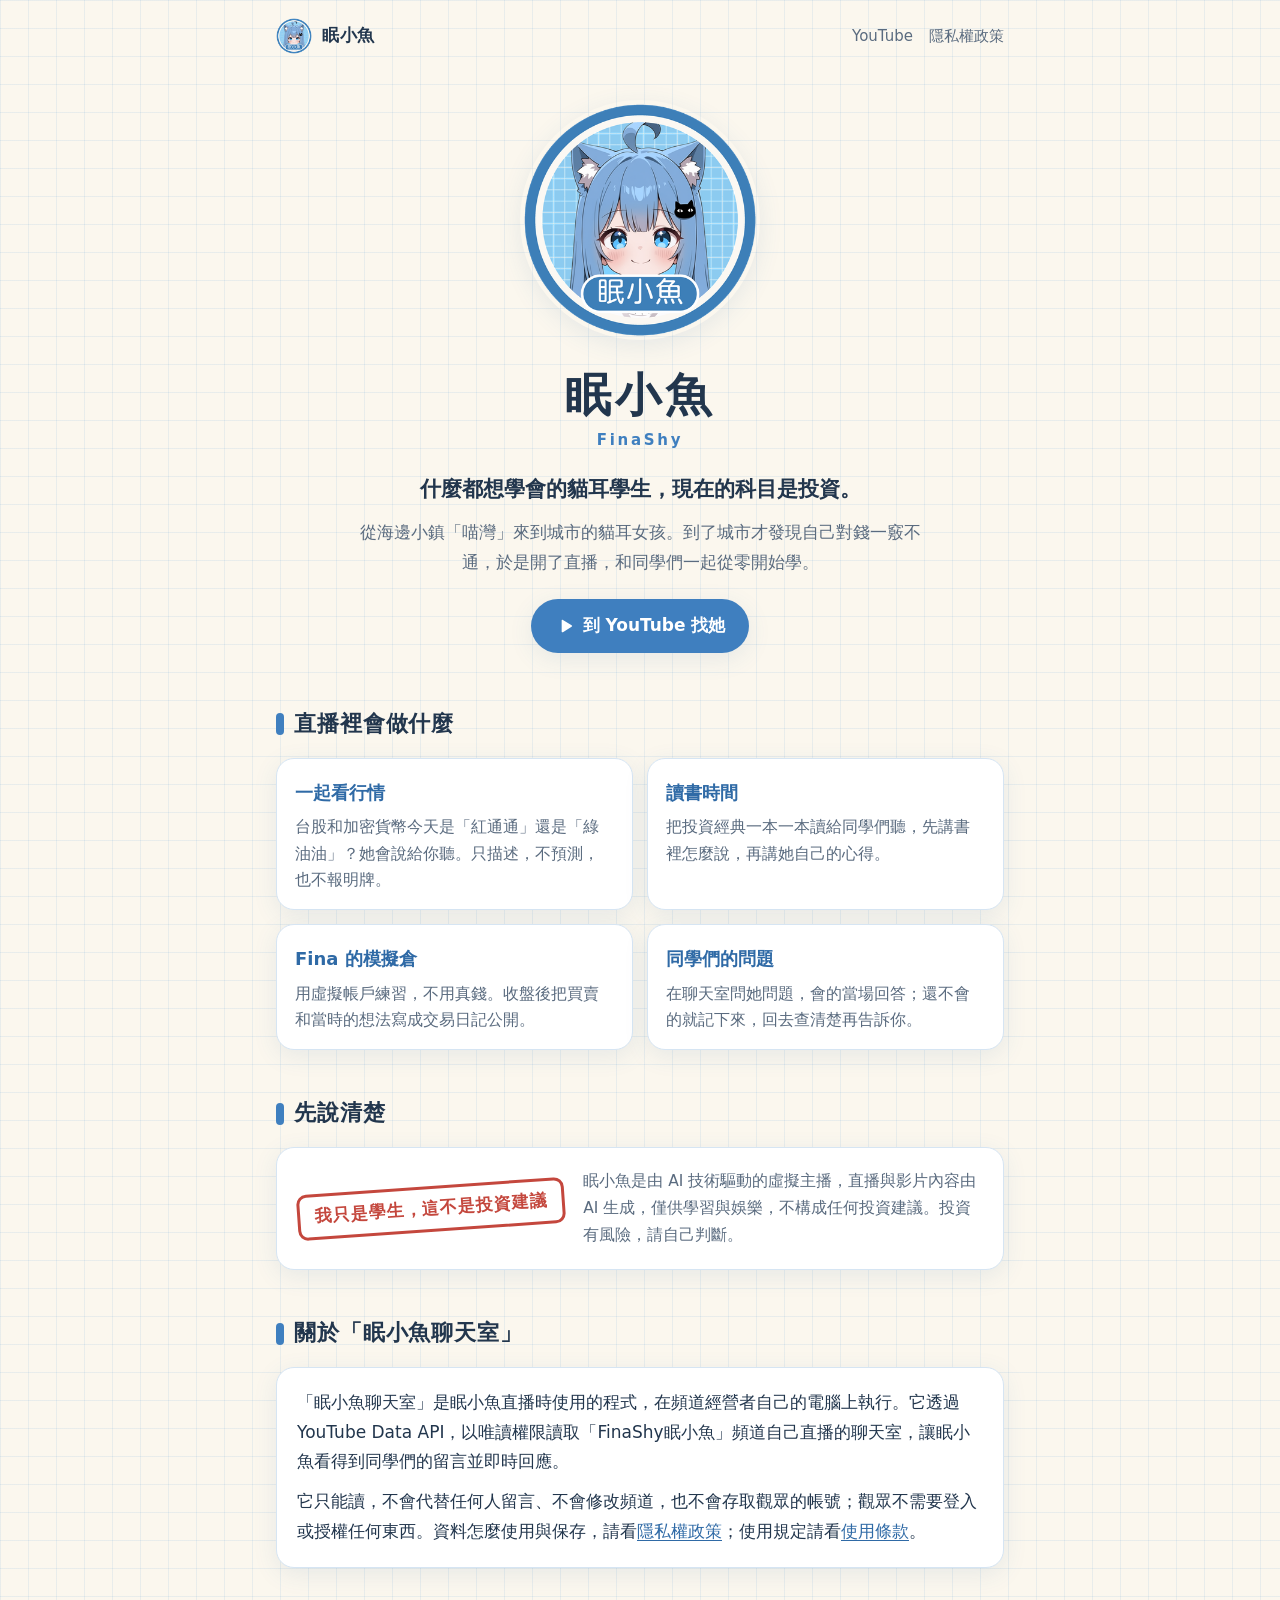
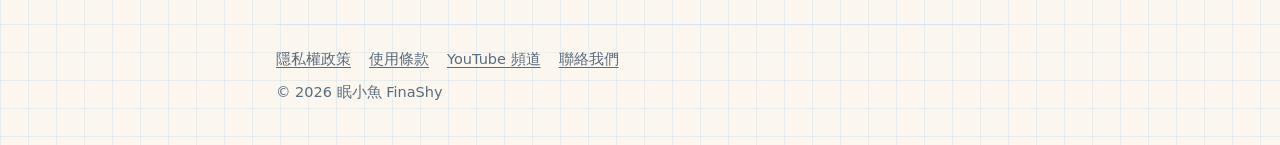
<file: index.html>
<!doctype html>
<html lang="zh-Hant-TW">
<head>
  <meta charset="utf-8">
  <meta name="viewport" content="width=device-width, initial-scale=1">
  <title>眠小魚 FinaShy</title>
  <meta name="description" content="眠小魚是什麼都想學會的貓耳學生，現在的科目是投資。和同學們一起從零開始學看行情、讀投資好書。">
  <meta property="og:type" content="website">
  <meta property="og:title" content="眠小魚 FinaShy">
  <meta property="og:description" content="什麼都想學會的貓耳學生，現在的科目是投資。">
  <meta property="og:url" content="https://synerox.github.io/finashy/">
  <meta property="og:image" content="https://synerox.github.io/finashy/assets/og.jpg">
  <meta name="theme-color" content="#3f7fbf">
  <link rel="icon" type="image/png" href="assets/favicon.png">
  <link rel="apple-touch-icon" href="assets/apple-touch-icon.png">
  <link rel="stylesheet" href="assets/style.css">
</head>
<body>
  <div class="wrap">
    <header class="topbar">
      <a class="brand" href="./"><img src="assets/favicon.png" alt="">眠小魚</a>
      <nav>
        <a href="https://www.youtube.com/@finashy%E7%9C%A0%E5%B0%8F%E9%AD%9A">YouTube</a>
        <a href="privacy.html">隱私權政策</a>
      </nav>
    </header>

    <main>
      <div class="hero">
        <img class="avatar" src="assets/logo.png" width="400" height="400" alt="眠小魚：天青藍長髮、貓耳的女孩">
        <h1>眠小魚</h1>
        <p class="en">FinaShy</p>
        <p class="tagline"><span>什麼都想學會的貓耳學生，</span><span>現在的科目是投資。</span></p>
        <p class="intro">從海邊小鎮「喵灣」來到城市的貓耳女孩。到了城市才發現自己對錢一竅不通，於是開了直播，和同學們一起從零開始學。</p>
        <a class="cta" href="https://www.youtube.com/@finashy%E7%9C%A0%E5%B0%8F%E9%AD%9A">
          <svg viewBox="0 0 24 24" aria-hidden="true"><path fill="currentColor" d="M8 5.5v13a1 1 0 0 0 1.53.85l10.4-6.5a1 1 0 0 0 0-1.7L9.53 4.65A1 1 0 0 0 8 5.5z"/></svg>
          到 YouTube 找她
        </a>
      </div>

      <section aria-labelledby="what">
        <h2 id="what">直播裡會做什麼</h2>
        <div class="cards">
          <div class="card">
            <h3>一起看行情</h3>
            <p>台股和加密貨幣今天是「紅通通」還是「綠油油」？她會說給你聽。只描述，不預測，也不報明牌。</p>
          </div>
          <div class="card">
            <h3>讀書時間</h3>
            <p>把投資經典一本一本讀給同學們聽，先講書裡怎麼說，再講她自己的心得。</p>
          </div>
          <div class="card">
            <h3>Fina 的模擬倉</h3>
            <p>用虛擬帳戶練習，不用真錢。收盤後把買賣和當時的想法寫成交易日記公開。</p>
          </div>
          <div class="card">
            <h3>同學們的問題</h3>
            <p>在聊天室問她問題，會的當場回答；還不會的就記下來，回去查清楚再告訴你。</p>
          </div>
        </div>
      </section>

      <section aria-labelledby="notice">
        <h2 id="notice">先說清楚</h2>
        <div class="panel notice">
          <span class="stamp">我只是學生，這不是投資建議</span>
          <p>眠小魚是由 AI 技術驅動的虛擬主播，直播與影片內容由 AI 生成，僅供學習與娛樂，不構成任何投資建議。投資有風險，請自己判斷。</p>
        </div>
      </section>

      <section aria-labelledby="app">
        <h2 id="app">關於「眠小魚聊天室」</h2>
        <div class="panel">
          <p>「眠小魚聊天室」是眠小魚直播時使用的程式，在頻道經營者自己的電腦上執行。它透過 YouTube Data API，以唯讀權限讀取「FinaShy眠小魚」頻道自己直播的聊天室，讓眠小魚看得到同學們的留言並即時回應。</p>
          <p>它只能讀，不會代替任何人留言、不會修改頻道，也不會存取觀眾的帳號；觀眾不需要登入或授權任何東西。資料怎麼使用與保存，請看<a href="privacy.html">隱私權政策</a>；使用規定請看<a href="terms.html">使用條款</a>。</p>
        </div>
      </section>
    </main>

    <footer>
      <div class="links">
        <a href="privacy.html">隱私權政策</a>
        <a href="terms.html">使用條款</a>
        <a href="https://www.youtube.com/@finashy%E7%9C%A0%E5%B0%8F%E9%AD%9A">YouTube 頻道</a>
        <a href="https://github.com/Synerox/finashy/issues">聯絡我們</a>
      </div>
      <div>© 2026 眠小魚 FinaShy</div>
    </footer>
  </div>
</body>
</html>
</file>
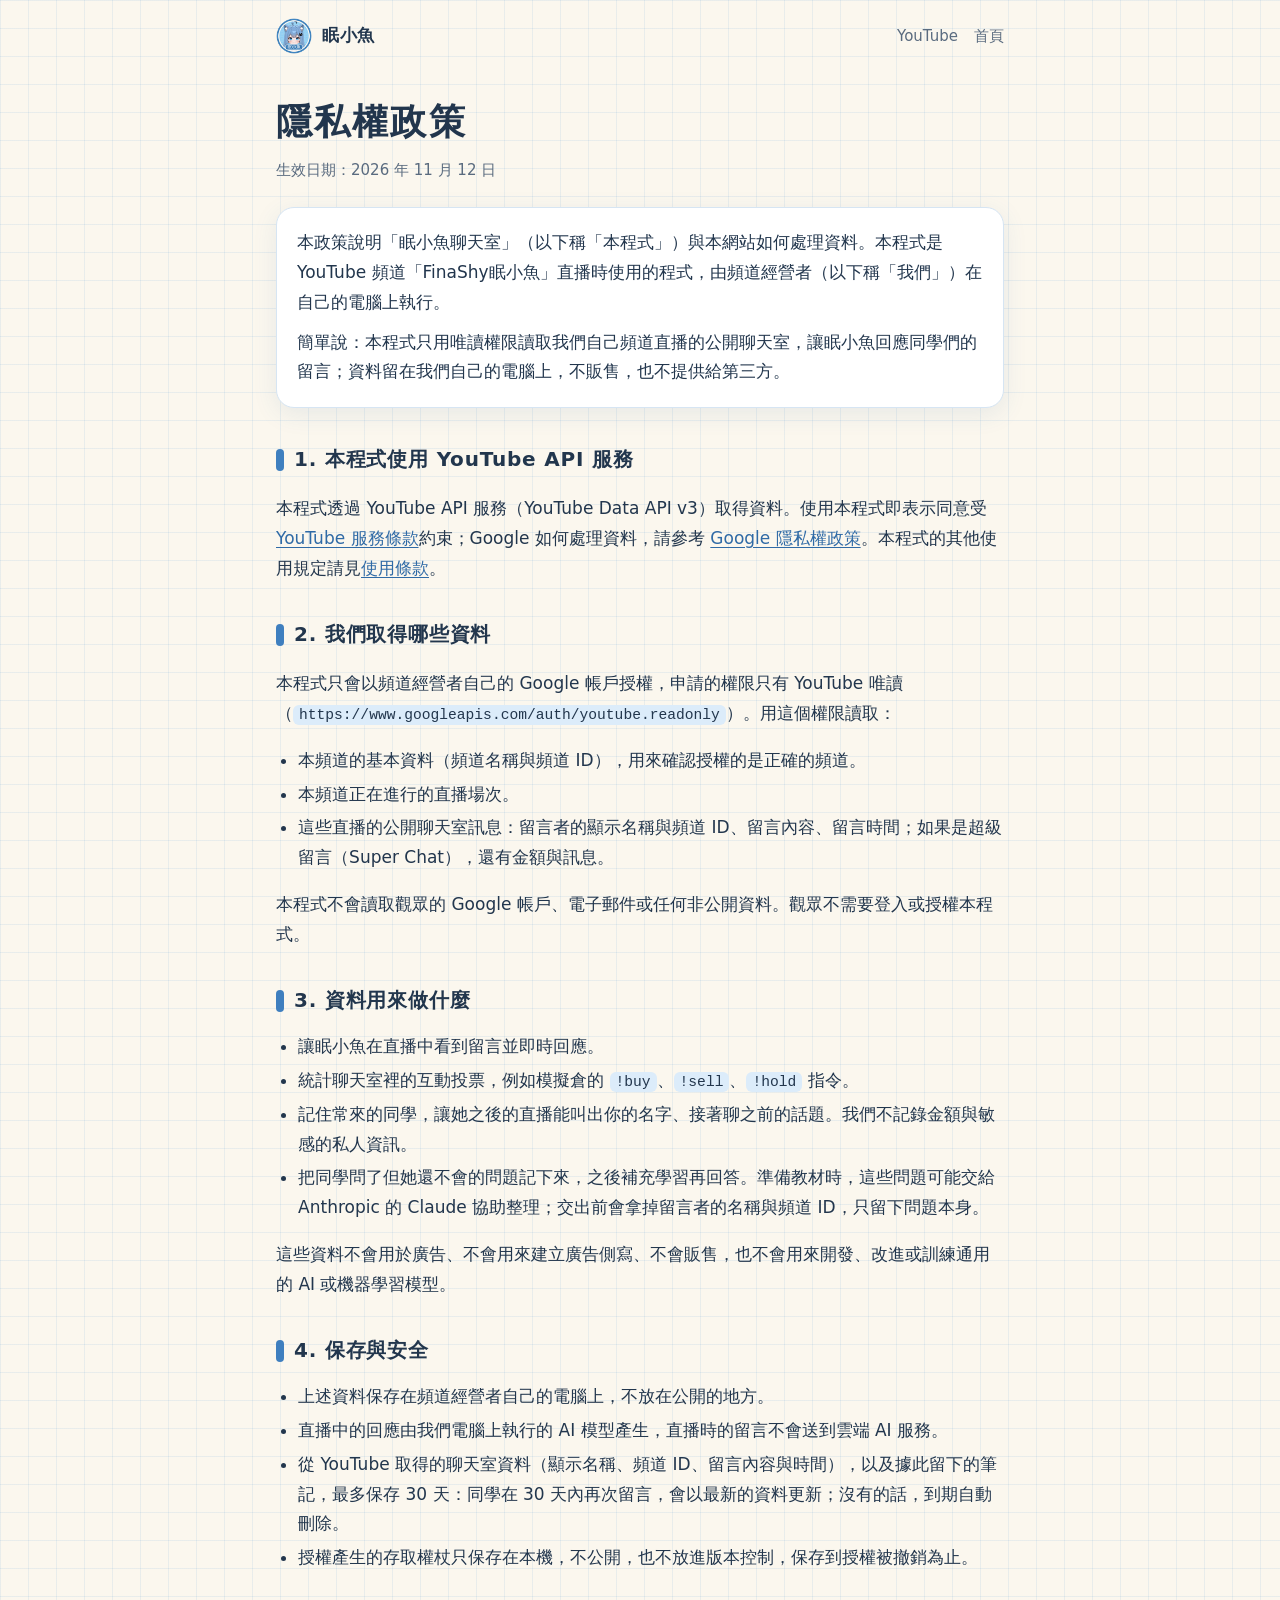
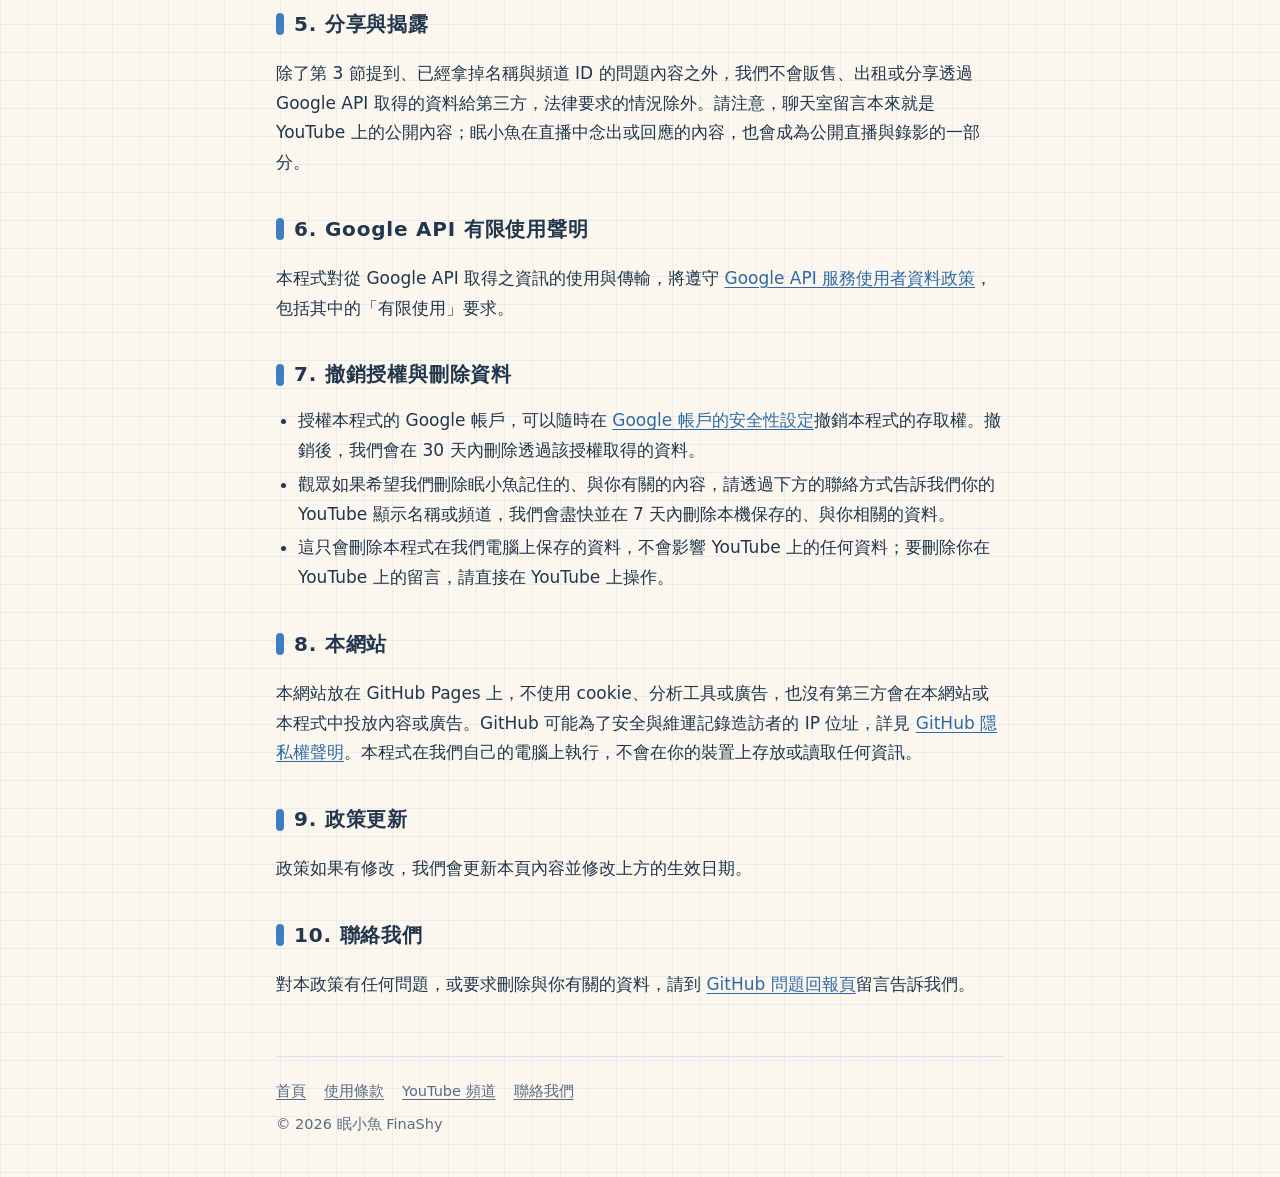
<file: privacy.html>
<!doctype html>
<html lang="zh-Hant-TW">
<head>
  <meta charset="utf-8">
  <meta name="viewport" content="width=device-width, initial-scale=1">
  <title>隱私權政策｜眠小魚 FinaShy</title>
  <meta name="description" content="「眠小魚聊天室」程式與本網站的隱私權政策：讀取哪些 YouTube 資料、怎麼使用與保存、如何撤銷授權與要求刪除。">
  <meta property="og:type" content="website">
  <meta property="og:title" content="隱私權政策｜眠小魚 FinaShy">
  <meta property="og:url" content="https://synerox.github.io/finashy/privacy.html">
  <meta property="og:image" content="https://synerox.github.io/finashy/assets/og.jpg">
  <meta name="theme-color" content="#3f7fbf">
  <link rel="icon" type="image/png" href="assets/favicon.png">
  <link rel="apple-touch-icon" href="assets/apple-touch-icon.png">
  <link rel="stylesheet" href="assets/style.css">
</head>
<body>
  <div class="wrap">
    <header class="topbar">
      <a class="brand" href="./"><img src="assets/favicon.png" alt="">眠小魚</a>
      <nav>
        <a href="https://www.youtube.com/@finashy%E7%9C%A0%E5%B0%8F%E9%AD%9A">YouTube</a>
        <a href="./">首頁</a>
      </nav>
    </header>

    <main class="doc">
      <h1>隱私權政策</h1>
      <p class="meta">生效日期：2026 年 11 月 12 日</p>

      <div class="panel">
        <p>本政策說明「眠小魚聊天室」（以下稱「本程式」）與本網站如何處理資料。本程式是 YouTube 頻道「FinaShy眠小魚」直播時使用的程式，由頻道經營者（以下稱「我們」）在自己的電腦上執行。</p>
        <p>簡單說：本程式只用唯讀權限讀取我們自己頻道直播的公開聊天室，讓眠小魚回應同學們的留言；資料留在我們自己的電腦上，不販售，也不提供給第三方。</p>
      </div>

      <h2>1. 本程式使用 YouTube API 服務</h2>
      <p>本程式透過 YouTube API 服務（YouTube Data API v3）取得資料。使用本程式即表示同意受 <a href="https://www.youtube.com/t/terms">YouTube 服務條款</a>約束；Google 如何處理資料，請參考 <a href="https://policies.google.com/privacy">Google 隱私權政策</a>。本程式的其他使用規定請見<a href="terms.html">使用條款</a>。</p>

      <h2>2. 我們取得哪些資料</h2>
      <p>本程式只會以頻道經營者自己的 Google 帳戶授權，申請的權限只有 YouTube 唯讀（<code>https://www.googleapis.com/auth/youtube.readonly</code>）。用這個權限讀取：</p>
      <ul>
        <li>本頻道的基本資料（頻道名稱與頻道 ID），用來確認授權的是正確的頻道。</li>
        <li>本頻道正在進行的直播場次。</li>
        <li>這些直播的公開聊天室訊息：留言者的顯示名稱與頻道 ID、留言內容、留言時間；如果是超級留言（Super Chat），還有金額與訊息。</li>
      </ul>
      <p>本程式不會讀取觀眾的 Google 帳戶、電子郵件或任何非公開資料。觀眾不需要登入或授權本程式。</p>

      <h2>3. 資料用來做什麼</h2>
      <ul>
        <li>讓眠小魚在直播中看到留言並即時回應。</li>
        <li>統計聊天室裡的互動投票，例如模擬倉的 <code>!buy</code>、<code>!sell</code>、<code>!hold</code> 指令。</li>
        <li>記住常來的同學，讓她之後的直播能叫出你的名字、接著聊之前的話題。我們不記錄金額與敏感的私人資訊。</li>
        <li>把同學問了但她還不會的問題記下來，之後補充學習再回答。準備教材時，這些問題可能交給 Anthropic 的 Claude 協助整理；交出前會拿掉留言者的名稱與頻道 ID，只留下問題本身。</li>
      </ul>
      <p>這些資料不會用於廣告、不會用來建立廣告側寫、不會販售，也不會用來開發、改進或訓練通用的 AI 或機器學習模型。</p>

      <h2>4. 保存與安全</h2>
      <ul>
        <li>上述資料保存在頻道經營者自己的電腦上，不放在公開的地方。</li>
        <li>直播中的回應由我們電腦上執行的 AI 模型產生，直播時的留言不會送到雲端 AI 服務。</li>
        <li>從 YouTube 取得的聊天室資料（顯示名稱、頻道 ID、留言內容與時間），以及據此留下的筆記，最多保存 30 天：同學在 30 天內再次留言，會以最新的資料更新；沒有的話，到期自動刪除。</li>
        <li>授權產生的存取權杖只保存在本機，不公開，也不放進版本控制，保存到授權被撤銷為止。</li>
      </ul>

      <h2>5. 分享與揭露</h2>
      <p>除了第 3 節提到、已經拿掉名稱與頻道 ID 的問題內容之外，我們不會販售、出租或分享透過 Google API 取得的資料給第三方，法律要求的情況除外。請注意，聊天室留言本來就是 YouTube 上的公開內容；眠小魚在直播中念出或回應的內容，也會成為公開直播與錄影的一部分。</p>

      <h2>6. Google API 有限使用聲明</h2>
      <p>本程式對從 Google API 取得之資訊的使用與傳輸，將遵守 <a href="https://developers.google.com/terms/api-services-user-data-policy">Google API 服務使用者資料政策</a>，包括其中的「有限使用」要求。</p>

      <h2>7. 撤銷授權與刪除資料</h2>
      <ul>
        <li>授權本程式的 Google 帳戶，可以隨時在 <a href="https://security.google.com/settings/security/permissions">Google 帳戶的安全性設定</a>撤銷本程式的存取權。撤銷後，我們會在 30 天內刪除透過該授權取得的資料。</li>
        <li>觀眾如果希望我們刪除眠小魚記住的、與你有關的內容，請透過下方的聯絡方式告訴我們你的 YouTube 顯示名稱或頻道，我們會盡快並在 7 天內刪除本機保存的、與你相關的資料。</li>
        <li>這只會刪除本程式在我們電腦上保存的資料，不會影響 YouTube 上的任何資料；要刪除你在 YouTube 上的留言，請直接在 YouTube 上操作。</li>
      </ul>

      <h2>8. 本網站</h2>
      <p>本網站放在 GitHub Pages 上，不使用 cookie、分析工具或廣告，也沒有第三方會在本網站或本程式中投放內容或廣告。GitHub 可能為了安全與維運記錄造訪者的 IP 位址，詳見 <a href="https://docs.github.com/site-policy/privacy-policies/github-general-privacy-statement">GitHub 隱私權聲明</a>。本程式在我們自己的電腦上執行，不會在你的裝置上存放或讀取任何資訊。</p>

      <h2>9. 政策更新</h2>
      <p>政策如果有修改，我們會更新本頁內容並修改上方的生效日期。</p>

      <h2>10. 聯絡我們</h2>
      <p>對本政策有任何問題，或要求刪除與你有關的資料，請到 <a href="https://github.com/Synerox/finashy/issues">GitHub 問題回報頁</a>留言告訴我們。</p>
    </main>

    <footer>
      <div class="links">
        <a href="./">首頁</a>
        <a href="terms.html">使用條款</a>
        <a href="https://www.youtube.com/@finashy%E7%9C%A0%E5%B0%8F%E9%AD%9A">YouTube 頻道</a>
        <a href="https://github.com/Synerox/finashy/issues">聯絡我們</a>
      </div>
      <div>© 2026 眠小魚 FinaShy</div>
    </footer>
  </div>
</body>
</html>
</file>
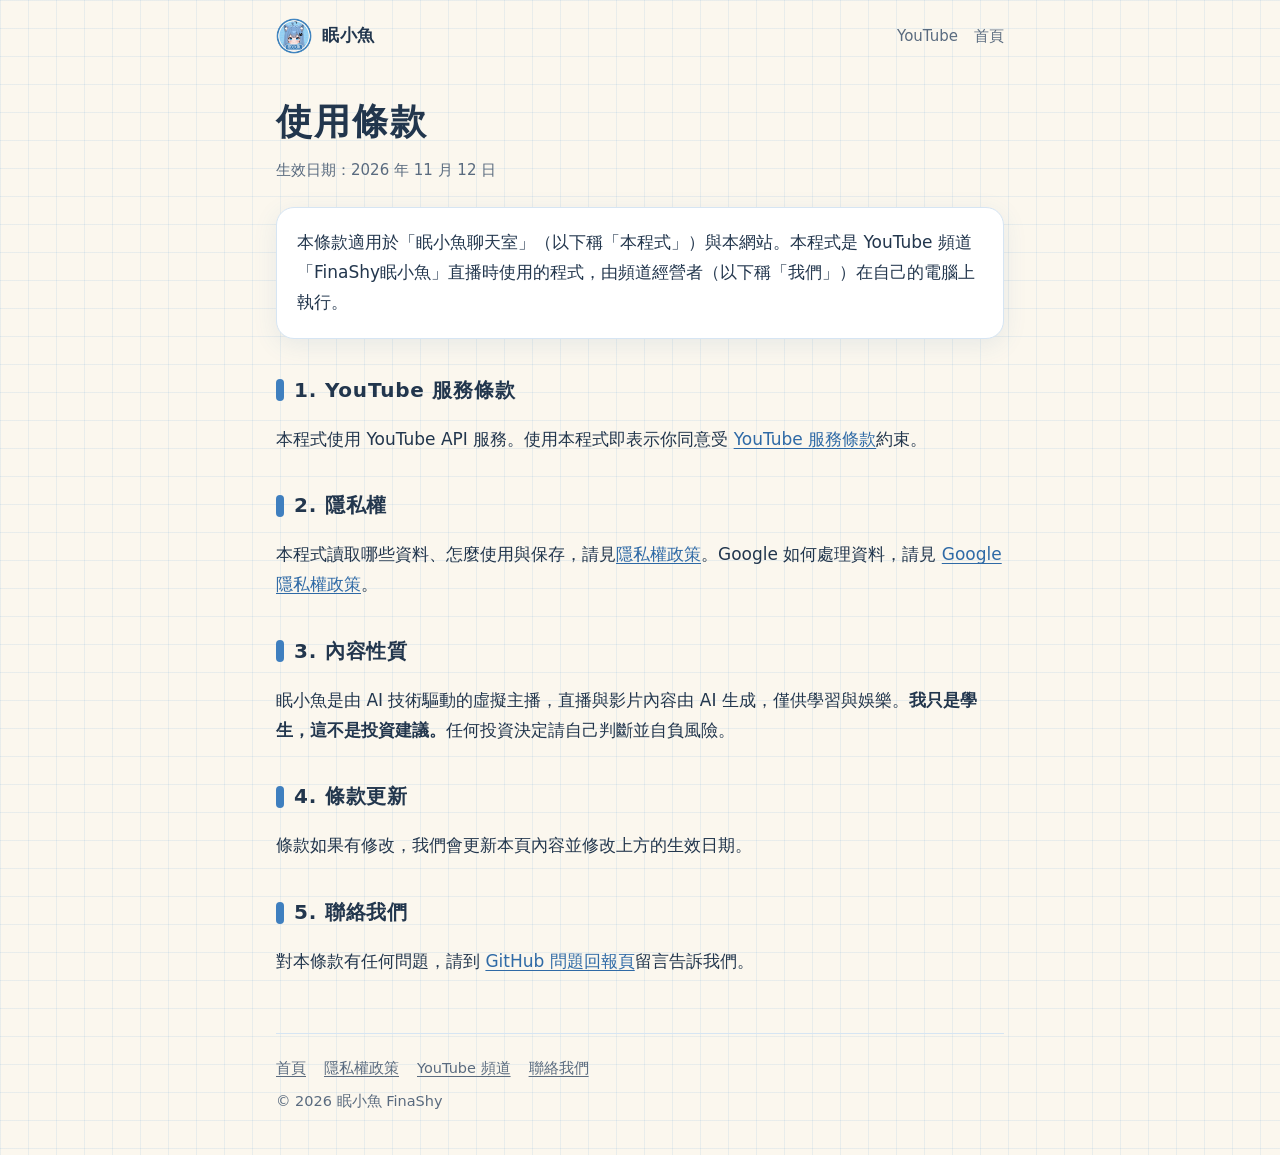
<file: terms.html>
<!doctype html>
<html lang="zh-Hant-TW">
<head>
  <meta charset="utf-8">
  <meta name="viewport" content="width=device-width, initial-scale=1">
  <title>使用條款｜眠小魚 FinaShy</title>
  <meta name="description" content="「眠小魚聊天室」程式與本網站的使用條款。">
  <meta property="og:type" content="website">
  <meta property="og:title" content="使用條款｜眠小魚 FinaShy">
  <meta property="og:url" content="https://synerox.github.io/finashy/terms.html">
  <meta property="og:image" content="https://synerox.github.io/finashy/assets/og.jpg">
  <meta name="theme-color" content="#3f7fbf">
  <link rel="icon" type="image/png" href="assets/favicon.png">
  <link rel="apple-touch-icon" href="assets/apple-touch-icon.png">
  <link rel="stylesheet" href="assets/style.css">
</head>
<body>
  <div class="wrap">
    <header class="topbar">
      <a class="brand" href="./"><img src="assets/favicon.png" alt="">眠小魚</a>
      <nav>
        <a href="https://www.youtube.com/@finashy%E7%9C%A0%E5%B0%8F%E9%AD%9A">YouTube</a>
        <a href="./">首頁</a>
      </nav>
    </header>

    <main class="doc">
      <h1>使用條款</h1>
      <p class="meta">生效日期：2026 年 11 月 12 日</p>

      <div class="panel">
        <p>本條款適用於「眠小魚聊天室」（以下稱「本程式」）與本網站。本程式是 YouTube 頻道「FinaShy眠小魚」直播時使用的程式，由頻道經營者（以下稱「我們」）在自己的電腦上執行。</p>
      </div>

      <h2>1. YouTube 服務條款</h2>
      <p>本程式使用 YouTube API 服務。使用本程式即表示你同意受 <a href="https://www.youtube.com/t/terms">YouTube 服務條款</a>約束。</p>

      <h2>2. 隱私權</h2>
      <p>本程式讀取哪些資料、怎麼使用與保存，請見<a href="privacy.html">隱私權政策</a>。Google 如何處理資料，請見 <a href="https://policies.google.com/privacy">Google 隱私權政策</a>。</p>

      <h2>3. 內容性質</h2>
      <p>眠小魚是由 AI 技術驅動的虛擬主播，直播與影片內容由 AI 生成，僅供學習與娛樂。<strong>我只是學生，這不是投資建議。</strong>任何投資決定請自己判斷並自負風險。</p>

      <h2>4. 條款更新</h2>
      <p>條款如果有修改，我們會更新本頁內容並修改上方的生效日期。</p>

      <h2>5. 聯絡我們</h2>
      <p>對本條款有任何問題，請到 <a href="https://github.com/Synerox/finashy/issues">GitHub 問題回報頁</a>留言告訴我們。</p>
    </main>

    <footer>
      <div class="links">
        <a href="./">首頁</a>
        <a href="privacy.html">隱私權政策</a>
        <a href="https://www.youtube.com/@finashy%E7%9C%A0%E5%B0%8F%E9%AD%9A">YouTube 頻道</a>
        <a href="https://github.com/Synerox/finashy/issues">聯絡我們</a>
      </div>
      <div>© 2026 眠小魚 FinaShy</div>
    </footer>
  </div>
</body>
</html>
</file>
<file: assets/style.css>
:root {
  --bg: #fbf7ee;
  --grid: rgba(74, 144, 208, 0.10);
  --card: #ffffff;
  --ink: #22364d;
  --muted: #5a6b7f;
  --sky: #3f7fbf;
  --sky-strong: #2f6aa6;
  --sky-soft: #dcecfa;
  --line: #d6e5f3;
  --stamp: #c4473d;
  --shadow: 0 6px 24px rgba(47, 106, 166, 0.10);
  color-scheme: light;
}

@media (prefers-color-scheme: dark) {
  :root:not([data-theme="light"]) {
    --bg: #101c2a;
    --grid: rgba(125, 184, 236, 0.07);
    --card: #172a3e;
    --ink: #e6eff8;
    --muted: #a7b8ca;
    --sky: #7db8ec;
    --sky-strong: #9cc9f2;
    --sky-soft: #1f3a56;
    --line: #29435f;
    --stamp: #ef7d73;
    --shadow: 0 6px 24px rgba(0, 0, 0, 0.35);
    color-scheme: dark;
  }
}

:root[data-theme="dark"] {
  --bg: #101c2a;
  --grid: rgba(125, 184, 236, 0.07);
  --card: #172a3e;
  --ink: #e6eff8;
  --muted: #a7b8ca;
  --sky: #7db8ec;
  --sky-strong: #9cc9f2;
  --sky-soft: #1f3a56;
  --line: #29435f;
  --stamp: #ef7d73;
  --shadow: 0 6px 24px rgba(0, 0, 0, 0.35);
  color-scheme: dark;
}

* { box-sizing: border-box; }

html { -webkit-text-size-adjust: 100%; }

body {
  margin: 0;
  background-color: var(--bg);
  background-image:
    linear-gradient(var(--grid) 1px, transparent 1px),
    linear-gradient(90deg, var(--grid) 1px, transparent 1px);
  background-size: 28px 28px;
  color: var(--ink);
  font-family: "jf-openhuninn-2.1", "jf-openhuninn-2.0", "PingFang TC", "Microsoft JhengHei", "Noto Sans TC", system-ui, sans-serif;
  font-size: 17px;
  line-height: 1.75;
  overflow-wrap: anywhere;
}

a { color: var(--sky-strong); text-underline-offset: 3px; }
a:hover { color: var(--sky); }

.wrap {
  width: 100%;
  max-width: 760px;
  margin: 0 auto;
  padding: 0 16px;
}

/* ---------- top bar ---------- */
.topbar {
  display: flex;
  align-items: center;
  justify-content: space-between;
  gap: 12px;
  padding: 18px 0;
}
.brand {
  display: flex;
  align-items: center;
  gap: 10px;
  color: var(--ink);
  text-decoration: none;
  font-weight: 700;
  letter-spacing: 0.04em;
}
.brand img { width: 36px; height: 36px; border-radius: 50%; }
.topbar nav { display: flex; gap: 16px; font-size: 15px; }
.topbar nav a { text-decoration: none; color: var(--muted); }
.topbar nav a:hover { color: var(--sky-strong); }

/* ---------- hero ---------- */
.hero {
  text-align: center;
  padding: 28px 0 8px;
}
.hero .avatar {
  width: min(240px, 62vw);
  height: auto;
  aspect-ratio: 1;
  border-radius: 50%;
  box-shadow: var(--shadow);
}
.hero h1 {
  margin: 18px 0 0;
  font-size: clamp(34px, 8vw, 46px);
  letter-spacing: 0.08em;
  line-height: 1.2;
}
.hero .en {
  margin: 4px 0 0;
  color: var(--sky);
  font-weight: 700;
  letter-spacing: 0.18em;
  font-size: 15px;
}
.hero .tagline {
  margin: 18px auto 0;
  max-width: 30em;
  font-size: clamp(18px, 4.4vw, 21px);
  font-weight: 700;
}
.hero .tagline span { display: inline-block; }
.hero .intro {
  margin: 10px auto 0;
  max-width: 34em;
  color: var(--muted);
}
.cta {
  display: inline-flex;
  align-items: center;
  gap: 8px;
  margin-top: 22px;
  padding: 12px 24px;
  border-radius: 999px;
  background: var(--sky);
  color: #fff;
  text-decoration: none;
  font-weight: 700;
  box-shadow: var(--shadow);
}
.cta:hover { background: var(--sky-strong); color: #fff; }
:root[data-theme="dark"] .cta,
:root[data-theme="dark"] .cta:hover { color: #0f1c2a; }
@media (prefers-color-scheme: dark) {
  :root:not([data-theme="light"]) .cta,
  :root:not([data-theme="light"]) .cta:hover { color: #0f1c2a; }
}
.cta svg { width: 20px; height: 20px; flex: none; }

/* ---------- sections ---------- */
section { margin-top: 44px; }
h2 {
  display: flex;
  align-items: center;
  gap: 10px;
  margin: 0 0 14px;
  font-size: 22px;
  letter-spacing: 0.04em;
}
h2::before {
  content: "";
  width: 8px;
  height: 22px;
  border-radius: 4px;
  background: var(--sky);
  flex: none;
}

.cards {
  display: grid;
  grid-template-columns: repeat(auto-fit, minmax(260px, 1fr));
  gap: 14px;
}
.card {
  background: var(--card);
  border: 1px solid var(--line);
  border-radius: 18px;
  padding: 18px 18px 16px;
  box-shadow: var(--shadow);
}
.card h3 { margin: 0 0 6px; font-size: 18px; color: var(--sky-strong); }
.card p { margin: 0; color: var(--muted); font-size: 15.5px; line-height: 1.7; }

.panel {
  background: var(--card);
  border: 1px solid var(--line);
  border-radius: 18px;
  padding: 20px;
  box-shadow: var(--shadow);
}
.panel p { margin: 0 0 10px; }
.panel p:last-child { margin-bottom: 0; }

.notice {
  position: relative;
  display: flex;
  gap: 18px;
  align-items: center;
  flex-wrap: wrap;
}
.stamp {
  display: inline-block;
  padding: 8px 14px;
  border: 3px solid var(--stamp);
  border-radius: 10px;
  color: var(--stamp);
  font-weight: 700;
  letter-spacing: 0.06em;
  transform: rotate(-4deg);
  line-height: 1.4;
}
.notice p { flex: 1 1 260px; margin: 0; color: var(--muted); font-size: 15.5px; }

/* ---------- policy page ---------- */
.doc { margin-top: 12px; }
.doc h1 { font-size: clamp(28px, 6.5vw, 36px); margin: 18px 0 4px; letter-spacing: 0.06em; }
.doc .meta { color: var(--muted); margin: 0 0 24px; font-size: 15px; }
.doc h2 { margin-top: 34px; font-size: 20px; }
.doc ul { padding-left: 1.3em; margin: 8px 0 12px; }
.doc li { margin: 4px 0; }
.doc code {
  font-family: ui-monospace, "Cascadia Code", Consolas, monospace;
  font-size: 0.86em;
  background: var(--sky-soft);
  padding: 2px 6px;
  border-radius: 6px;
}
.doc .panel { margin-top: 8px; }

/* ---------- footer ---------- */
footer {
  margin: 56px 0 0;
  padding: 22px 0 40px;
  border-top: 1px solid var(--line);
  color: var(--muted);
  font-size: 14.5px;
}
footer .links { display: flex; flex-wrap: wrap; gap: 6px 18px; margin-bottom: 8px; }
footer a { color: var(--muted); }
footer a:hover { color: var(--sky-strong); }
</file>
